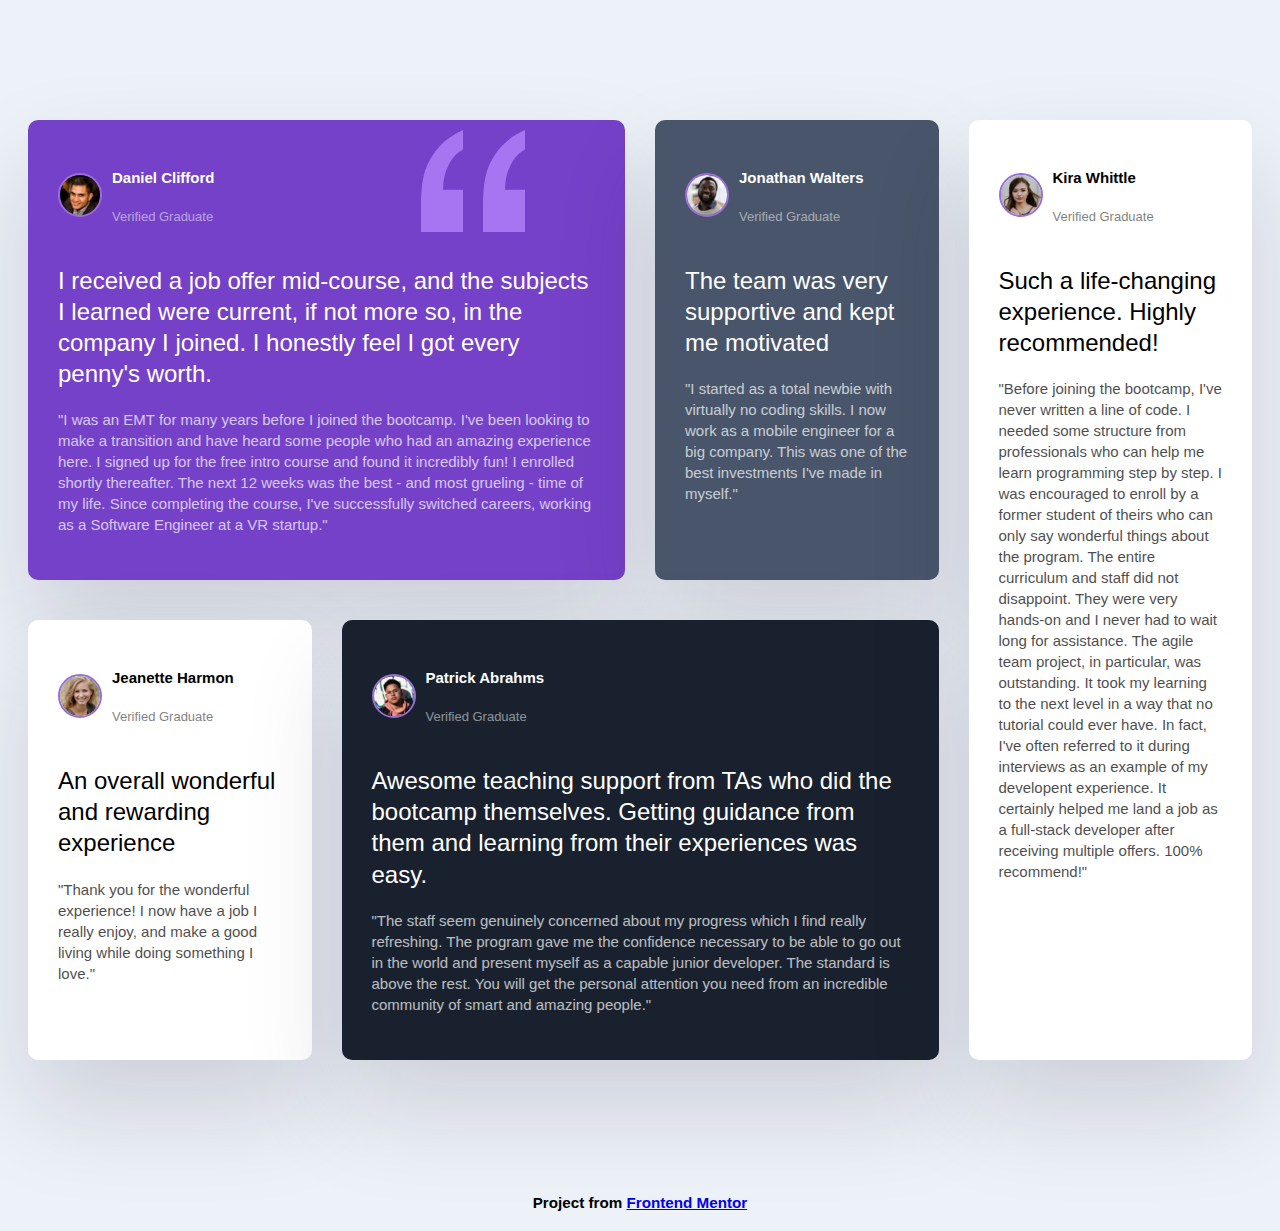
<file: project/index.html>
<!DOCTYPE html>
<html lang="en">
	<head>
		<meta charset="UTF-8" />
		<meta http-equiv="X-UA-Compatible" content="IE=edge" />
		<meta name="viewport" content="width=device-width, initial-scale=1.0" />
		<link rel="stylesheet" href="project.css" />
		<title>CSS Grid Layout</title>
	</head>
	<body>
		<div class="testimonials">
			<div class="card card--bg-purple">
				<header class="card__header">
					<img src="images/image-daniel.jpg" class="card__img" alt="" />
					<div>
						<h3>Daniel Clifford</h3>
						<p>Verified Graduate</p>
					</div>
				</header>
				<p class="card__lead">
					I received a job offer mid-course, and the subjects I learned were current, if
					not more so, in the company I joined. I honestly feel I got every penny's worth.
				</p>
				<p class="card__quote">
					"I was an EMT for many years before I joined the bootcamp. I've been looking to
					make a transition and have heard some people who had an amazing experience here.
					I signed up for the free intro course and found it incredibly fun! I enrolled
					shortly thereafter. The next 12 weeks was the best - and most grueling - time of
					my life. Since completing the course, I've successfully switched careers,
					working as a Software Engineer at a VR startup."
				</p>
			</div>

			<div class="card card--bg-gray-blue">
				<header class="card__header">
					<img src="images/image-jonathan.jpg" class="card__img" alt="" />
					<div>
						<h3>Jonathan Walters</h3>
						<p>Verified Graduate</p>
					</div>
				</header>
				<p class="card__lead">The team was very supportive and kept me motivated</p>
				<p class="card__quote">
					"I started as a total newbie with virtually no coding skills. I now work as a
					mobile engineer for a big company. This was one of the best investments I've
					made in myself."
				</p>
			</div>

			<div class="card">
				<header class="card__header">
					<img src="images/image-jeanette.jpg" class="card__img" alt="" />
					<div>
						<h3>Jeanette Harmon</h3>
						<p>Verified Graduate</p>
					</div>
				</header>
				<p class="card__lead">An overall wonderful and rewarding experience</p>
				<p class="card__quote">
					"Thank you for the wonderful experience! I now have a job I really enjoy, and
					make a good living while doing something I love."
				</p>
			</div>

			<div class="card card--bg-black-blue">
				<header class="card__header">
					<img src="images/image-patrick.jpg" class="card__img" alt="" />
					<div>
						<h3>Patrick Abrahms</h3>
						<p>Verified Graduate</p>
					</div>
				</header>
				<p class="card__lead">
					Awesome teaching support from TAs who did the bootcamp themselves. Getting
					guidance from them and learning from their experiences was easy.
				</p>
				<p class="card__quote">
					"The staff seem genuinely concerned about my progress which I find really
					refreshing. The program gave me the confidence necessary to be able to go out in
					the world and present myself as a capable junior developer. The standard is
					above the rest. You will get the personal attention you need from an incredible
					community of smart and amazing people."
				</p>
			</div>

			<div class="card">
				<header class="card__header">
					<img src="images/image-kira.jpg" class="card__img" alt="" />
					<div>
						<h3>Kira Whittle</h3>
						<p>Verified Graduate</p>
					</div>
				</header>
				<p class="card__lead">Such a life-changing experience. Highly recommended!</p>
				<p class="card__quote">
					"Before joining the bootcamp, I've never written a line of code. I needed some
					structure from professionals who can help me learn programming step by step. I
					was encouraged to enroll by a former student of theirs who can only say
					wonderful things about the program. The entire curriculum and staff did not
					disappoint. They were very hands-on and I never had to wait long for assistance.
					The agile team project, in particular, was outstanding. It took my learning to
					the next level in a way that no tutorial could ever have. In fact, I've often
					referred to it during interviews as an example of my developent experience. It
					certainly helped me land a job as a full-stack developer after receiving
					multiple offers. 100% recommend!"
				</p>
			</div>
		</div>

		<footer>
			<h3>
				Project from
				<a
					href="https://www.frontendmentor.io/challenges/testimonials-grid-section-Nnw6J7Un7"
					>Frontend Mentor</a
				>
			</h3>
		</footer>
	</body>
</html>
</file>
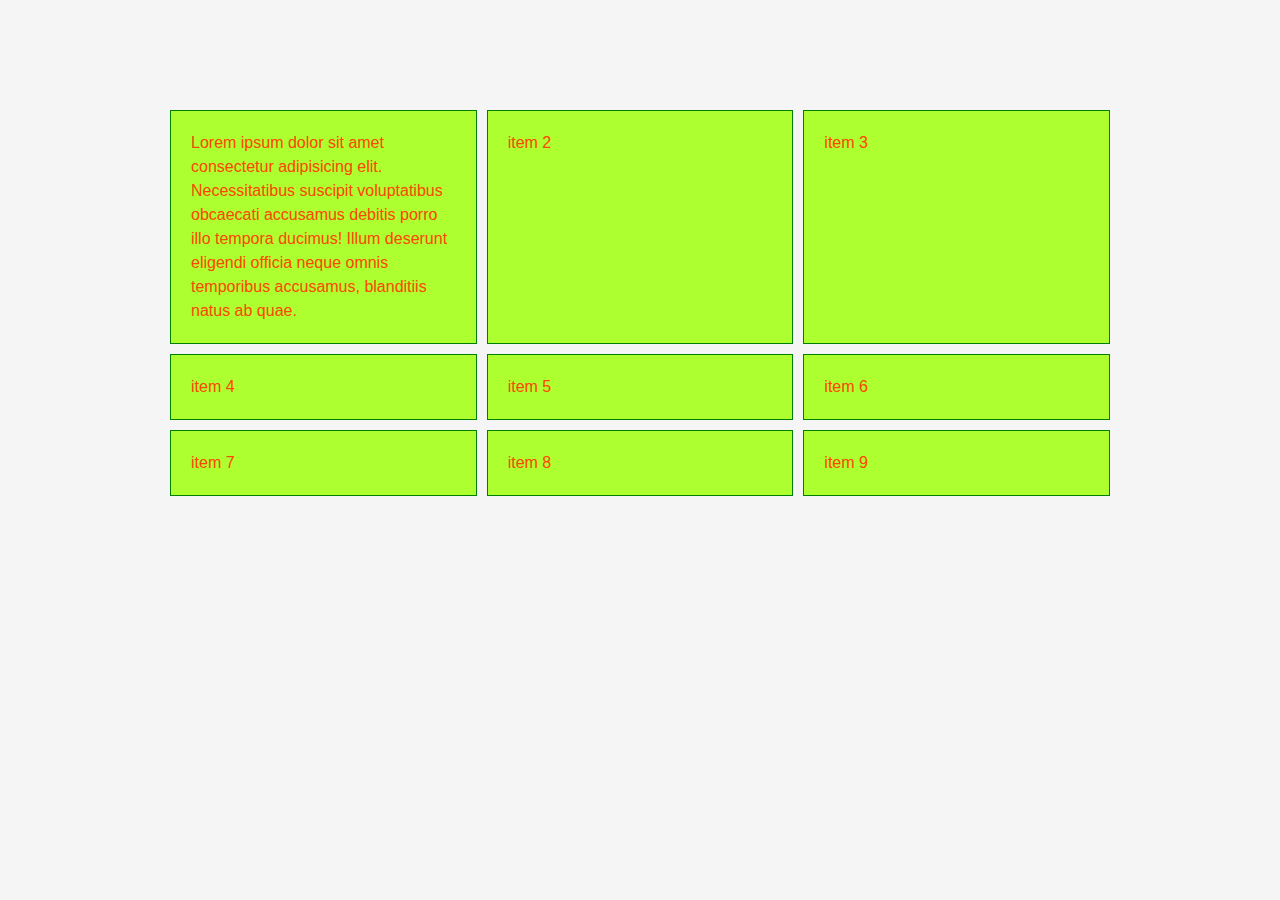
<file: sandbox/index.html>
<!DOCTYPE html>
<html lang="en">
	<head>
		<meta charset="UTF-8" />
		<meta http-equiv="X-UA-Compatible" content="IE=edge" />
		<meta name="viewport" content="width=device-width, initial-scale=1.0" />
		<link rel="stylesheet" href="./grid.css" />
		<title>CSS Grid Crash Course</title>
	</head>
	<body>
		<div class="container">
			<div class="item">
				Lorem ipsum dolor sit amet consectetur adipisicing elit. Necessitatibus suscipit
				voluptatibus obcaecati accusamus debitis porro illo tempora ducimus! Illum deserunt
				eligendi officia neque omnis temporibus accusamus, blanditiis natus ab quae.
			</div>
			<div class="item">item 2</div>
			<div class="item">item 3</div>
			<div class="item">item 4</div>
			<div class="item">item 5</div>
			<div class="item">item 6</div>
			<div class="item">item 7</div>
			<div class="item">item 8</div>
			<div class="item">item 9</div>
		</div>
	</body>
</html>
</file>
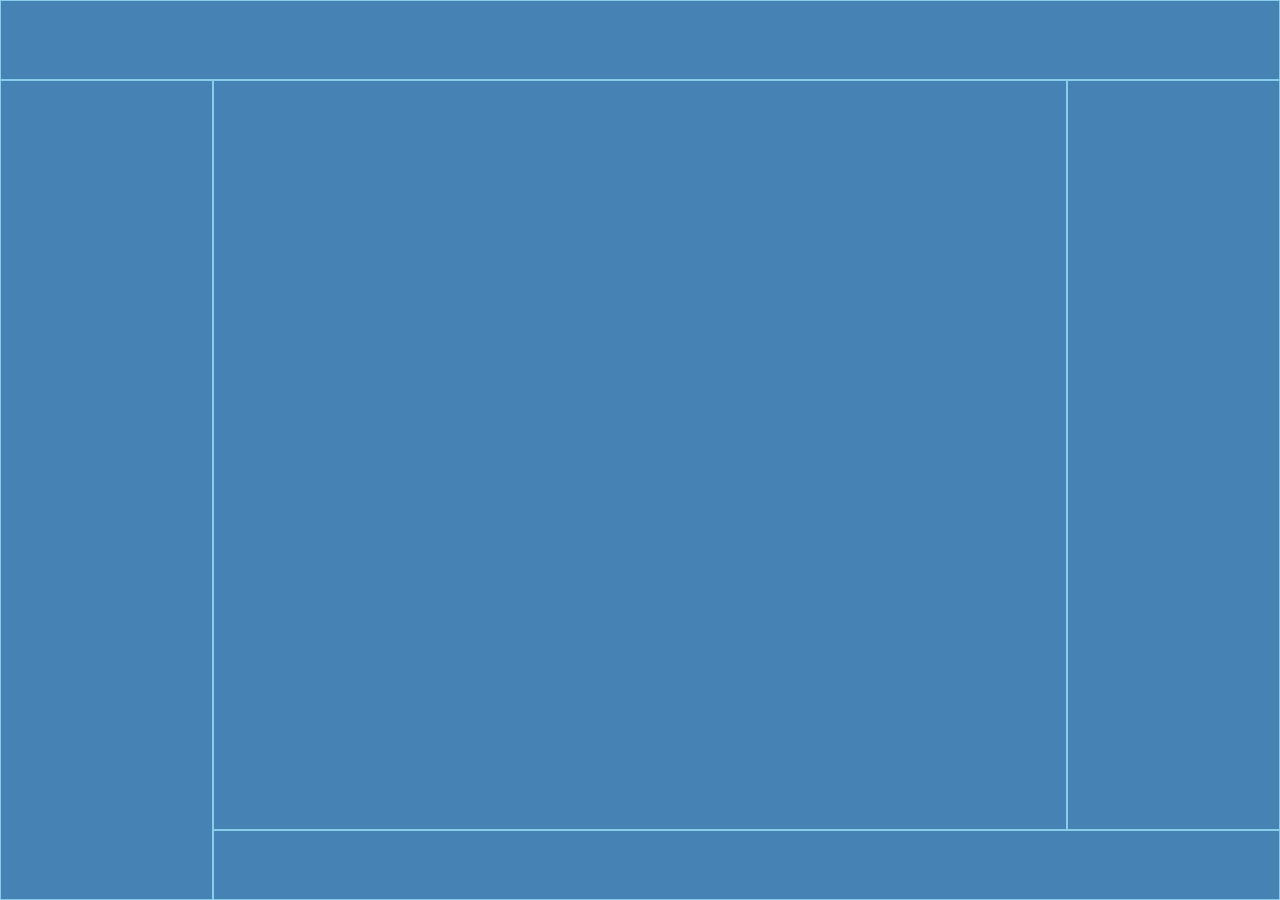
<file: sandbox/grid.html>
<!DOCTYPE html>
<html lang="en">
	<head>
		<meta charset="UTF-8" />
		<meta http-equiv="X-UA-Compatible" content="IE=edge" />
		<meta name="viewport" content="width=device-width, initial-scale=1.0" />
		<link rel="stylesheet" href="grid2.css" />
		<title>Grid Layout</title>
	</head>
	<body>
		<div class="header"></div>
		<div class="navigation"></div>
		<div class="content"></div>
		<div class="sidebar"></div>
		<div class="footer"></div>
	</body>
</html>
</file>
<file: project/project.css>
import url('https://fonts.googleapis.com/css2?family=Barlow+Semi+Condensed:wght@200;300;400;700&display=swap');

* {
  box-sizing: border-box;
  margin: 0;
  padding: 0;
}

body {
  background: #edf2f8;
  font-family: 'Barlow Semi Condensed', sans-serif;
  line-height: 1.7;
  font-size: 13px;
}

.testimonials {
  max-width: 1440px;
  margin: 100px auto;
  padding: 20px;
  display: -ms-grid;
  display: grid;
  -ms-grid-columns: 1fr 30px 1fr 30px 1fr 30px 1fr;
  grid-template-columns: repeat(4, 1fr);
  gap: 30px;
}

.card {
  background: #fff;
  border-radius: 10px;
  padding: 30px;
  box-shadow: rgba(17, 12, 46, 0.15) 0px 48px 100px 0px;
  margin-bottom: 10px;
}

.card__header {
  display: flex;
  align-items: center;
  margin-bottom: 10px;
}

.card__header h3 {
  font-size: 15px;
}

.card__header p {
  opacity: 50%;
}

.card__img {
  width: 40px;
  height: 40px;
  border-radius: 50%;
  border: 2px solid #996ed9;
  margin-right: 10px;
}

.card__lead {
  font-size: 1.5rem;
  font-weight: 500;
  line-height: 1.3;
  margin-bottom: 20px;
}

.card__quote {
  font-size: 15px;
  font-weight: 500;
  line-height: 1.4;
  opacity: 70%;
}

.card--bg-purple {
  background: hsl(263, 55%, 52%);
  color: #fff;
  background-image: url('./images/bg-pattern-quotation.svg');
  background-repeat: no-repeat;
  background-position: top 10px right 100px;
}

.card--bg-gray-blue {
  background: hsl(217, 19%, 35%);
  color: #fff;
}

.card--bg-black-blue {
  background: hsl(219, 29%, 14%);
  color: #fff;
}

.card:nth-of-type(1) {
  -ms-grid-column: 1;
  -ms-grid-column-span: 2;
  grid-column: 1 / 3;
}

.card:nth-of-type(4) {
  -ms-grid-column: 2;
  -ms-grid-column-span: 2;
  grid-column: 2 / 4;
  -ms-grid-row: 2;
  grid-row: 2;
}

.card:nth-of-type(5) {
  -ms-grid-column: 4;
  grid-column: 4;
  -ms-grid-row: 1;
  -ms-grid-row-span: 2;
  grid-row: 1 / 3;
}

footer {
  text-align: center;
}

@media (max-width: 768px) {
  .testimonials {
    -ms-grid-columns: 1fr;
    grid-template-columns: 1fr;
    width: 100%;
  }

  .card:nth-of-type(1) {
    -ms-grid-column: 1;
    grid-column: 1;
  }

  .card:nth-of-type(4) {
    -ms-grid-column: 1;
    grid-column: 1;
    -ms-grid-row: 4;
    grid-row: 4;
  }

  .card:nth-of-type(5) {
    -ms-grid-column: 1;
    grid-column: 1;
    -ms-grid-row: 5;
    grid-row: 5;
  }
}
</file>
<file: sandbox/grid.css>
* {
	box-sizing: border-box;
	padding: 0;
	margin: 0;
}

body {
	font-family: 'Open Sans', sans-serif;
	font-size: 16px;
	line-height: 1.5;
	color: #333;
	background-color: #f5f5f5;
}

.container {
	max-width: 960px;
	margin: 100px auto;
	padding: 10px;
	display: -ms-grid;
	display: grid;
	-ms-grid-columns: 1fr 10px 1fr 10px 1fr;
	grid-template-columns: repeat(3, 1fr);
	gap: 10px;
	-ms-grid-columns: (1fr) [3];
	/* grid-auto-rows: minmax(100px, auto); */
	/* -ms-grid-rows: 100px, 300px, 100px; */
	/* -ms-grid-rows: 1fr 10px 1fr 10px 1fr;
	grid-template-rows: repeat(3, 1fr); */
}

.item {
	background-color: greenyellow;
	padding: 20px;
	border: 1px solid green;
	color: orangered;
}

/* .item:nth-of-type(1) {
	background-color: orange;
	-ms-grid-column: 1;
	-ms-grid-column-span: 2;
	grid-column: 1/3;
} */
</file>
<file: sandbox/grid2.css>
* {
	box-sizing: border-box;
	padding: 0;
	margin: 0;
}

body {
	height: 100vh;
	display: -ms-grid;
	display: grid;
	font-size: 16px;
	    grid-template-areas:
		'header header header'
		'navigation content sidebar'
		'navigation footer footer';
	-ms-grid-columns: 1fr 4fr 1fr;
	grid-template-columns: 1fr 4fr 1fr;
	-ms-grid-rows: 80px 1fr 70px;
	grid-template-rows: 80px 1fr 70px;
}

.header,
.footer,
.navigation,
.content,
.sidebar {
	background-color: steelblue;
	padding: 20px;
	color: #fff;
	border: 1px solid skyblue;
}

header {
	-ms-grid-row: 1;
	-ms-grid-column: 1;
	-ms-grid-column-span: 3;
	grid-area: header;
}
navigation {
	-ms-grid-row: 2;
	-ms-grid-row-span: 2;
	-ms-grid-column: 1;
	grid-area: navigation;
}

.header {
	grid-area: header;
}

.navigation {
	grid-area: navigation;
}

.content {
	grid-area: content;
}

.sidebar {
	grid-area: sidebar;
}

.footer {
	grid-area: footer;
}
</file>
